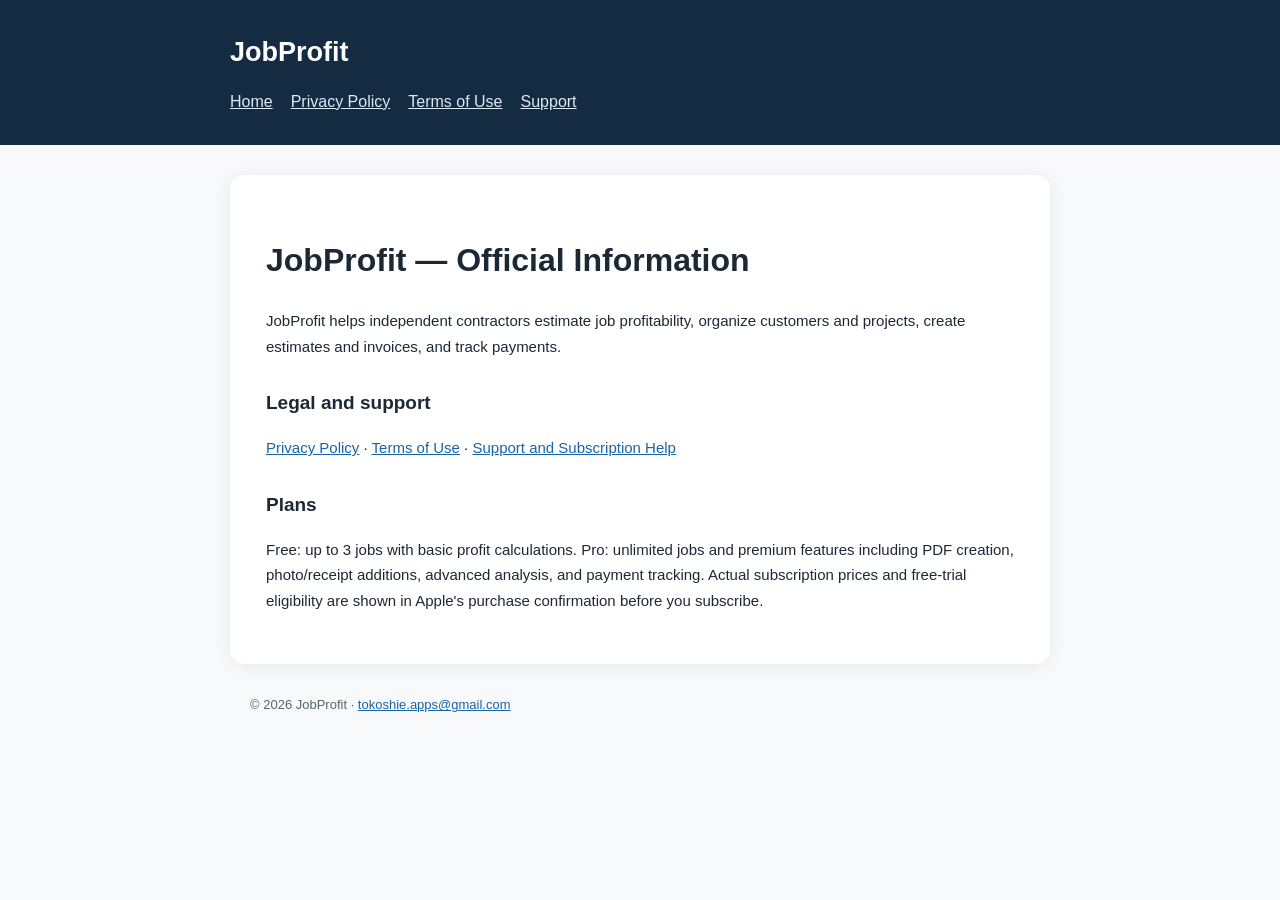
<file: index.html>
<!doctype html><html lang="en"><head><meta charset="utf-8"><meta name="viewport" content="width=device-width,initial-scale=1"><meta name="description" content="JobProfit JobProfit — Official Information"><title>JobProfit — Official Information | JobProfit</title><link rel="stylesheet" href="style.css"></head><body><header><div class="inner"><h1>JobProfit</h1><nav><a href="index.html">Home</a><a href="privacy.html">Privacy Policy</a><a href="terms.html">Terms of Use</a><a href="support.html">Support</a></nav></div></header><main><h1>JobProfit — Official Information</h1><p>JobProfit helps independent contractors estimate job profitability, organize customers and projects, create estimates and invoices, and track payments.</p><h2>Legal and support</h2><p><a href="privacy.html">Privacy Policy</a> · <a href="terms.html">Terms of Use</a> · <a href="support.html">Support and Subscription Help</a></p><h2>Plans</h2><p>Free: up to 3 jobs with basic profit calculations. Pro: unlimited jobs and premium features including PDF creation, photo/receipt additions, advanced analysis, and payment tracking. Actual subscription prices and free-trial eligibility are shown in Apple's purchase confirmation before you subscribe.</p></main><footer>© 2026 JobProfit · <a href="mailto:tokoshie.apps@gmail.com">tokoshie.apps@gmail.com</a></footer></body></html>
</file>
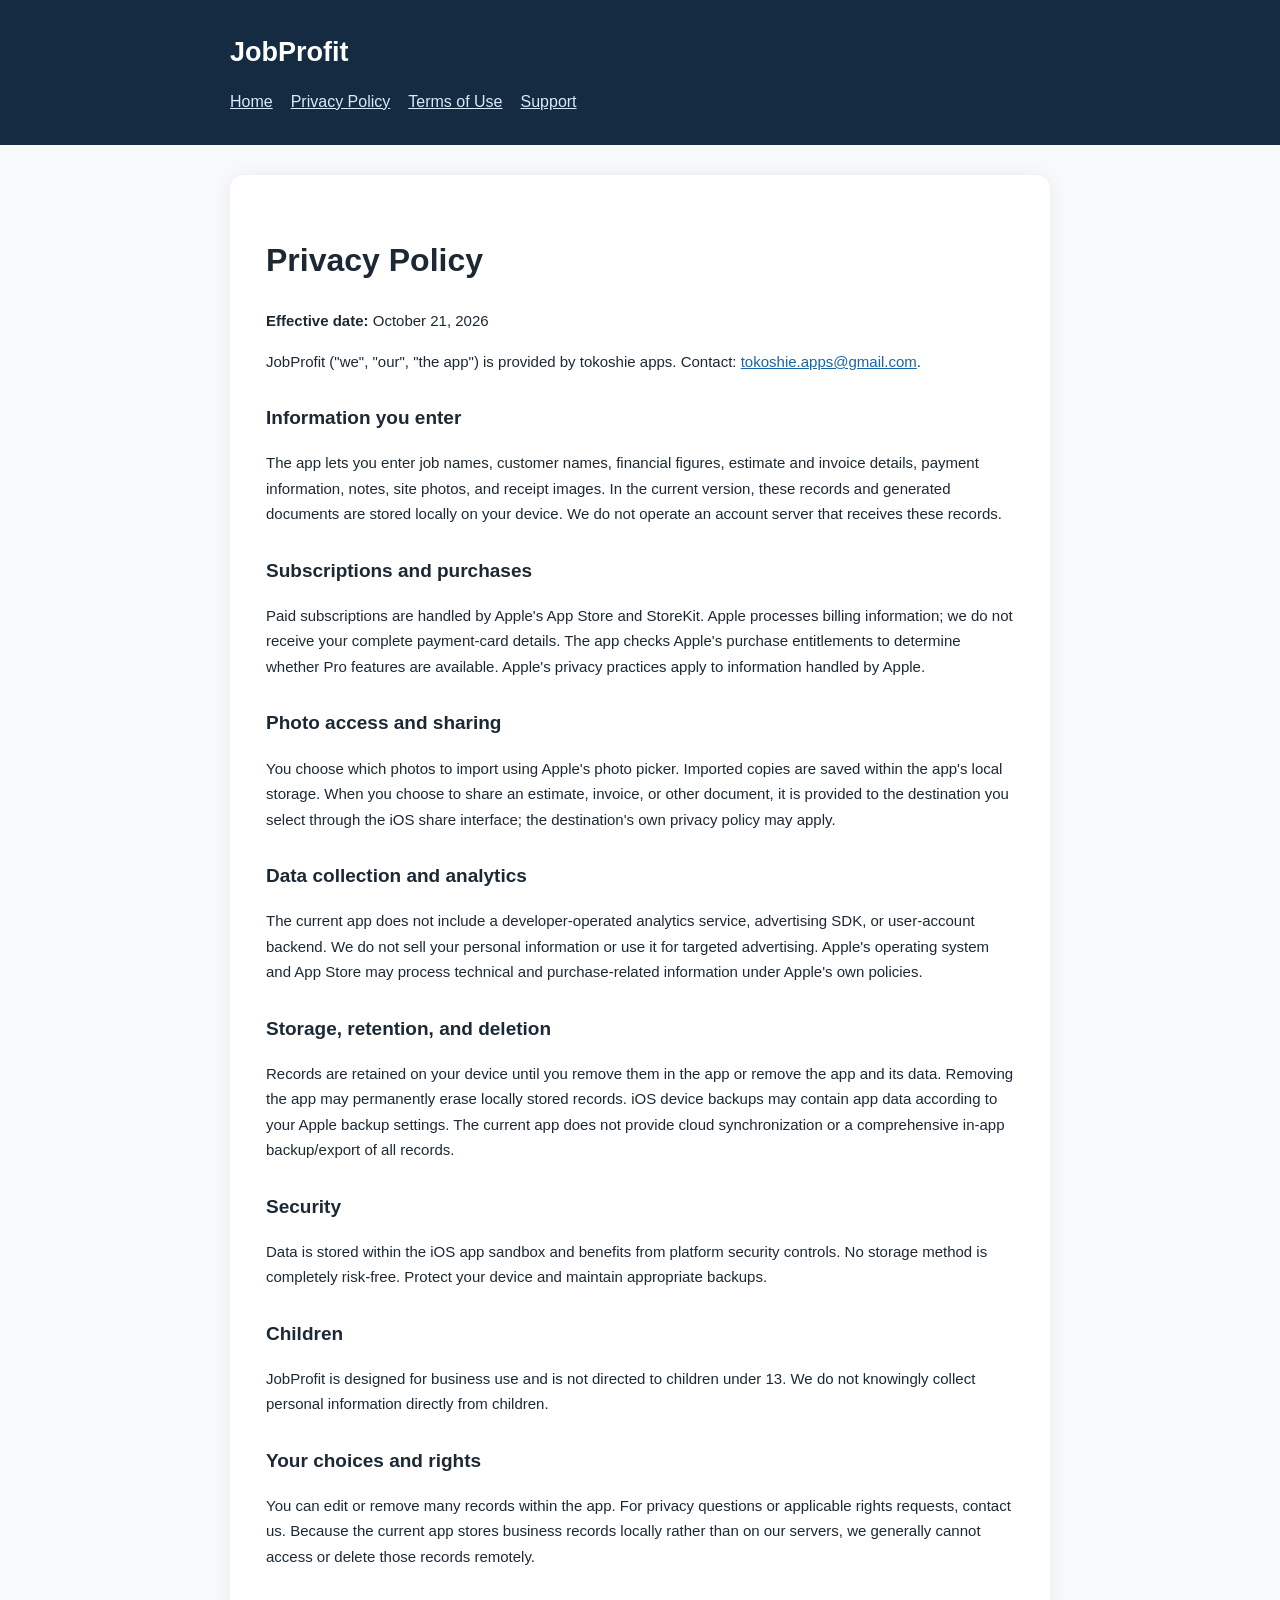
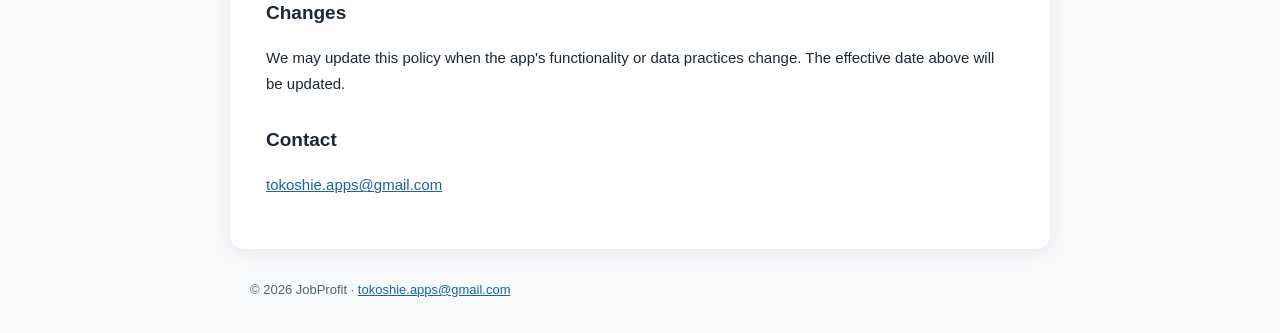
<file: privacy.html>
<!doctype html><html lang="en"><head><meta charset="utf-8"><meta name="viewport" content="width=device-width,initial-scale=1"><meta name="description" content="JobProfit Privacy Policy"><title>Privacy Policy | JobProfit</title><link rel="stylesheet" href="style.css"></head><body><header><div class="inner"><h1>JobProfit</h1><nav><a href="index.html">Home</a><a href="privacy.html">Privacy Policy</a><a href="terms.html">Terms of Use</a><a href="support.html">Support</a></nav></div></header><main><h1>Privacy Policy</h1><p><strong>Effective date:</strong> October 21, 2026</p><p>JobProfit ("we", "our", "the app") is provided by tokoshie apps. Contact: <a href="mailto:tokoshie.apps@gmail.com">tokoshie.apps@gmail.com</a>.</p><h2>Information you enter</h2><p>The app lets you enter job names, customer names, financial figures, estimate and invoice details, payment information, notes, site photos, and receipt images. In the current version, these records and generated documents are stored locally on your device. We do not operate an account server that receives these records.</p><h2>Subscriptions and purchases</h2><p>Paid subscriptions are handled by Apple's App Store and StoreKit. Apple processes billing information; we do not receive your complete payment-card details. The app checks Apple's purchase entitlements to determine whether Pro features are available. Apple's privacy practices apply to information handled by Apple.</p><h2>Photo access and sharing</h2><p>You choose which photos to import using Apple's photo picker. Imported copies are saved within the app's local storage. When you choose to share an estimate, invoice, or other document, it is provided to the destination you select through the iOS share interface; the destination's own privacy policy may apply.</p><h2>Data collection and analytics</h2><p>The current app does not include a developer-operated analytics service, advertising SDK, or user-account backend. We do not sell your personal information or use it for targeted advertising. Apple's operating system and App Store may process technical and purchase-related information under Apple's own policies.</p><h2>Storage, retention, and deletion</h2><p>Records are retained on your device until you remove them in the app or remove the app and its data. Removing the app may permanently erase locally stored records. iOS device backups may contain app data according to your Apple backup settings. The current app does not provide cloud synchronization or a comprehensive in-app backup/export of all records.</p><h2>Security</h2><p>Data is stored within the iOS app sandbox and benefits from platform security controls. No storage method is completely risk-free. Protect your device and maintain appropriate backups.</p><h2>Children</h2><p>JobProfit is designed for business use and is not directed to children under 13. We do not knowingly collect personal information directly from children.</p><h2>Your choices and rights</h2><p>You can edit or remove many records within the app. For privacy questions or applicable rights requests, contact us. Because the current app stores business records locally rather than on our servers, we generally cannot access or delete those records remotely.</p><h2>Changes</h2><p>We may update this policy when the app's functionality or data practices change. The effective date above will be updated.</p><h2>Contact</h2><p><a href="mailto:tokoshie.apps@gmail.com">tokoshie.apps@gmail.com</a></p></main><footer>© 2026 JobProfit · <a href="mailto:tokoshie.apps@gmail.com">tokoshie.apps@gmail.com</a></footer></body></html>
</file>
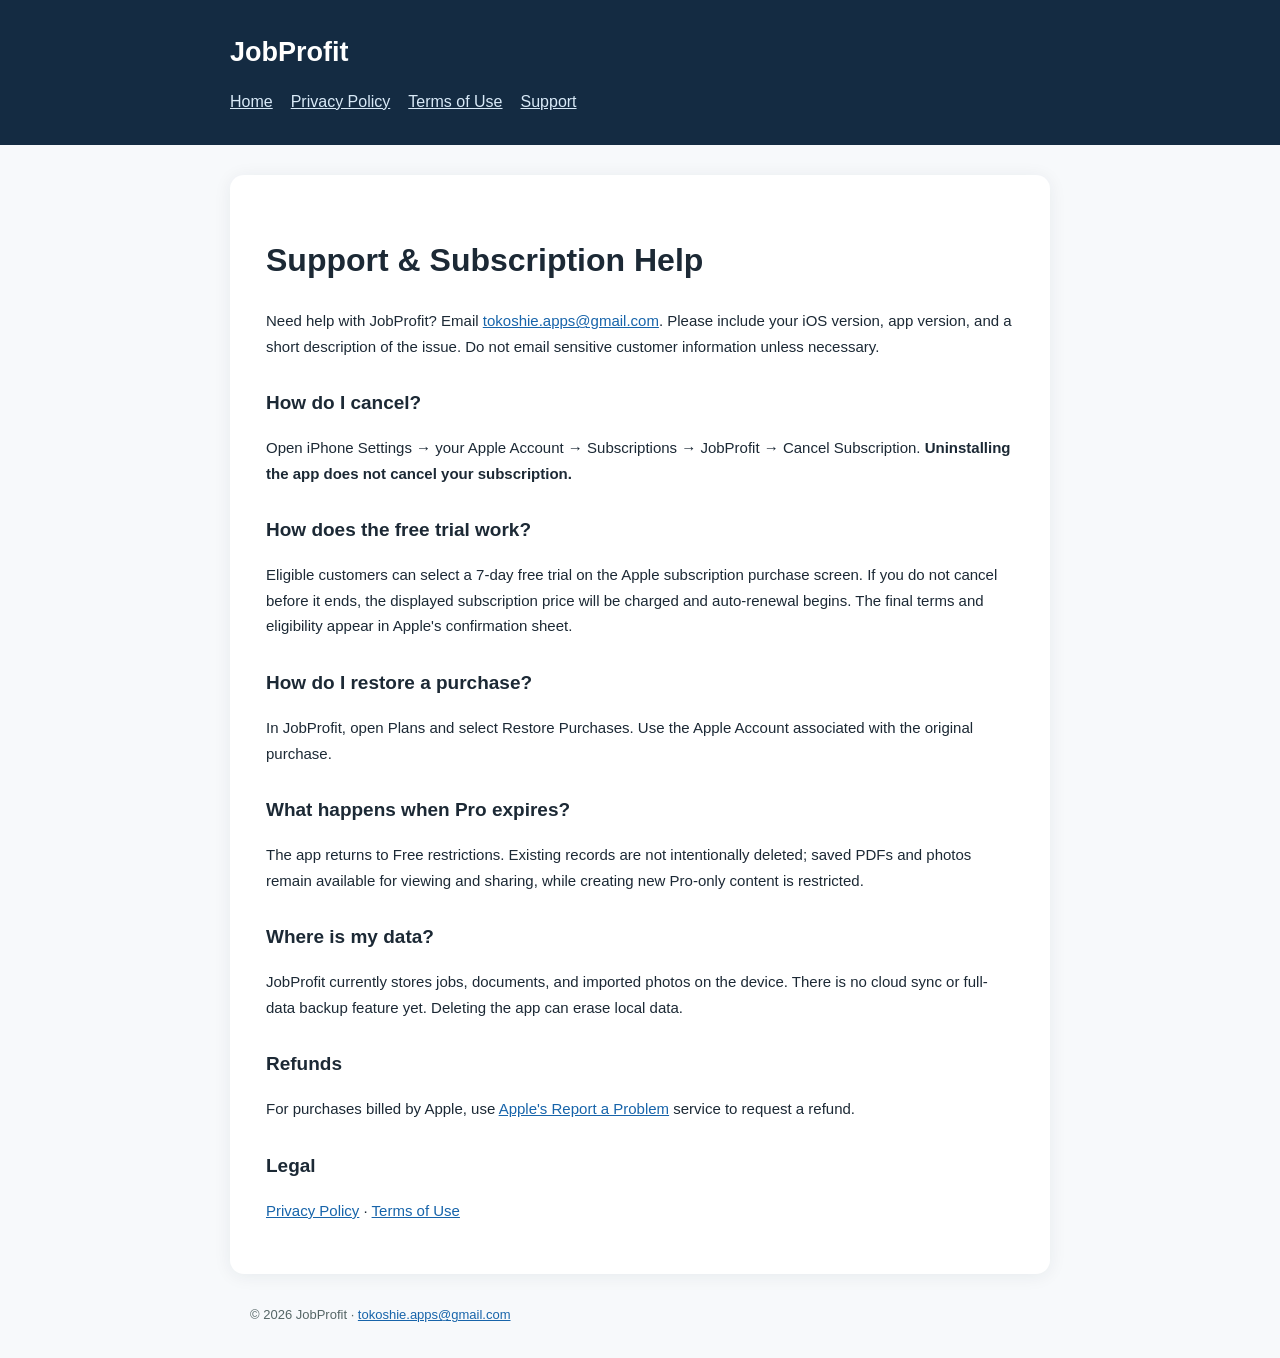
<file: support.html>
<!doctype html><html lang="en"><head><meta charset="utf-8"><meta name="viewport" content="width=device-width,initial-scale=1"><meta name="description" content="JobProfit Support &amp; Subscription Help"><title>Support &amp; Subscription Help | JobProfit</title><link rel="stylesheet" href="style.css"></head><body><header><div class="inner"><h1>JobProfit</h1><nav><a href="index.html">Home</a><a href="privacy.html">Privacy Policy</a><a href="terms.html">Terms of Use</a><a href="support.html">Support</a></nav></div></header><main><h1>Support &amp; Subscription Help</h1><p>Need help with JobProfit? Email <a href="mailto:tokoshie.apps@gmail.com">tokoshie.apps@gmail.com</a>. Please include your iOS version, app version, and a short description of the issue. Do not email sensitive customer information unless necessary.</p><h2>How do I cancel?</h2><p>Open iPhone Settings → your Apple Account → Subscriptions → JobProfit → Cancel Subscription. <strong>Uninstalling the app does not cancel your subscription.</strong></p><h2>How does the free trial work?</h2><p>Eligible customers can select a 7-day free trial on the Apple subscription purchase screen. If you do not cancel before it ends, the displayed subscription price will be charged and auto-renewal begins. The final terms and eligibility appear in Apple's confirmation sheet.</p><h2>How do I restore a purchase?</h2><p>In JobProfit, open Plans and select Restore Purchases. Use the Apple Account associated with the original purchase.</p><h2>What happens when Pro expires?</h2><p>The app returns to Free restrictions. Existing records are not intentionally deleted; saved PDFs and photos remain available for viewing and sharing, while creating new Pro-only content is restricted.</p><h2>Where is my data?</h2><p>JobProfit currently stores jobs, documents, and imported photos on the device. There is no cloud sync or full-data backup feature yet. Deleting the app can erase local data.</p><h2>Refunds</h2><p>For purchases billed by Apple, use <a href="https://reportaproblem.apple.com/">Apple's Report a Problem</a> service to request a refund.</p><h2>Legal</h2><p><a href="privacy.html">Privacy Policy</a> · <a href="terms.html">Terms of Use</a></p></main><footer>© 2026 JobProfit · <a href="mailto:tokoshie.apps@gmail.com">tokoshie.apps@gmail.com</a></footer></body></html>
</file>
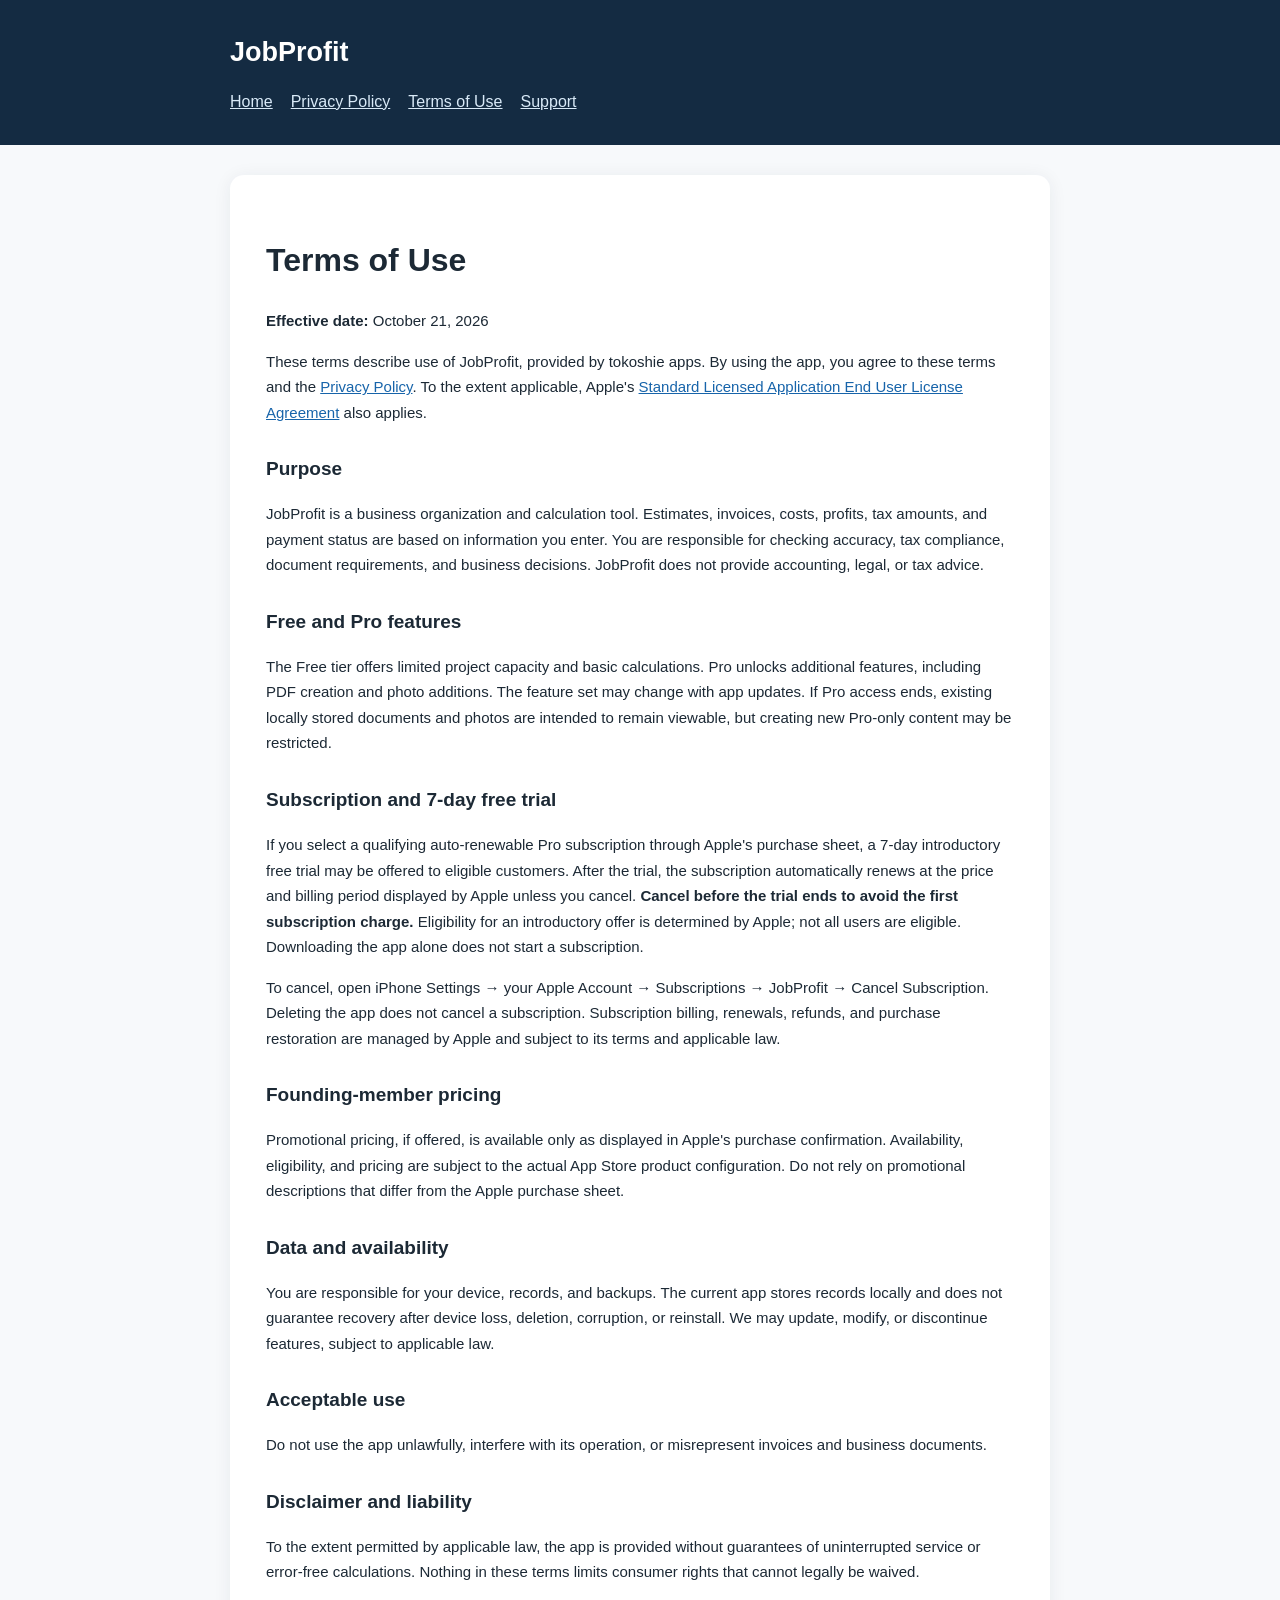
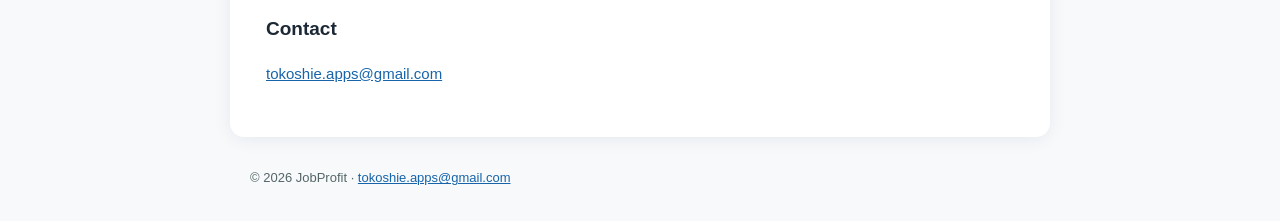
<file: terms.html>
<!doctype html><html lang="en"><head><meta charset="utf-8"><meta name="viewport" content="width=device-width,initial-scale=1"><meta name="description" content="JobProfit Terms of Use"><title>Terms of Use | JobProfit</title><link rel="stylesheet" href="style.css"></head><body><header><div class="inner"><h1>JobProfit</h1><nav><a href="index.html">Home</a><a href="privacy.html">Privacy Policy</a><a href="terms.html">Terms of Use</a><a href="support.html">Support</a></nav></div></header><main><h1>Terms of Use</h1><p><strong>Effective date:</strong> October 21, 2026</p><p>These terms describe use of JobProfit, provided by tokoshie apps. By using the app, you agree to these terms and the <a href="privacy.html">Privacy Policy</a>. To the extent applicable, Apple's <a href="https://www.apple.com/legal/internet-services/itunes/dev/stdeula/">Standard Licensed Application End User License Agreement</a> also applies.</p><h2>Purpose</h2><p>JobProfit is a business organization and calculation tool. Estimates, invoices, costs, profits, tax amounts, and payment status are based on information you enter. You are responsible for checking accuracy, tax compliance, document requirements, and business decisions. JobProfit does not provide accounting, legal, or tax advice.</p><h2>Free and Pro features</h2><p>The Free tier offers limited project capacity and basic calculations. Pro unlocks additional features, including PDF creation and photo additions. The feature set may change with app updates. If Pro access ends, existing locally stored documents and photos are intended to remain viewable, but creating new Pro-only content may be restricted.</p><h2>Subscription and 7-day free trial</h2><p>If you select a qualifying auto-renewable Pro subscription through Apple's purchase sheet, a 7-day introductory free trial may be offered to eligible customers. After the trial, the subscription automatically renews at the price and billing period displayed by Apple unless you cancel. <strong>Cancel before the trial ends to avoid the first subscription charge.</strong> Eligibility for an introductory offer is determined by Apple; not all users are eligible. Downloading the app alone does not start a subscription.</p><p>To cancel, open iPhone Settings → your Apple Account → Subscriptions → JobProfit → Cancel Subscription. Deleting the app does not cancel a subscription. Subscription billing, renewals, refunds, and purchase restoration are managed by Apple and subject to its terms and applicable law.</p><h2>Founding-member pricing</h2><p>Promotional pricing, if offered, is available only as displayed in Apple's purchase confirmation. Availability, eligibility, and pricing are subject to the actual App Store product configuration. Do not rely on promotional descriptions that differ from the Apple purchase sheet.</p><h2>Data and availability</h2><p>You are responsible for your device, records, and backups. The current app stores records locally and does not guarantee recovery after device loss, deletion, corruption, or reinstall. We may update, modify, or discontinue features, subject to applicable law.</p><h2>Acceptable use</h2><p>Do not use the app unlawfully, interfere with its operation, or misrepresent invoices and business documents.</p><h2>Disclaimer and liability</h2><p>To the extent permitted by applicable law, the app is provided without guarantees of uninterrupted service or error-free calculations. Nothing in these terms limits consumer rights that cannot legally be waived.</p><h2>Contact</h2><p><a href="mailto:tokoshie.apps@gmail.com">tokoshie.apps@gmail.com</a></p></main><footer>© 2026 JobProfit · <a href="mailto:tokoshie.apps@gmail.com">tokoshie.apps@gmail.com</a></footer></body></html>
</file>
<file: style.css>
*{box-sizing:border-box}body{font-family:-apple-system,BlinkMacSystemFont,"Segoe UI",sans-serif;line-height:1.7;color:#1c2935;background:#f7f9fb;margin:0}header{background:#142b42;color:white;padding:30px 22px}header .inner,main,footer{max-width:820px;margin:auto}header h1{margin:0;font-size:27px}nav{margin-top:12px;display:flex;gap:18px;flex-wrap:wrap}nav a{color:#d9eaf8}main{background:white;margin:30px auto;padding:36px;border-radius:14px;box-shadow:0 2px 18px #15263812}h2{margin-top:28px;font-size:19px}p,li{font-size:15px}a{color:#1764aa}footer{padding:0 20px 32px;color:#566;font-size:13px}.note{padding:12px;background:#fff6e4;border-radius:7px}small{color:#657} @media(max-width:850px){main{margin:14px;padding:22px}}
</file>
